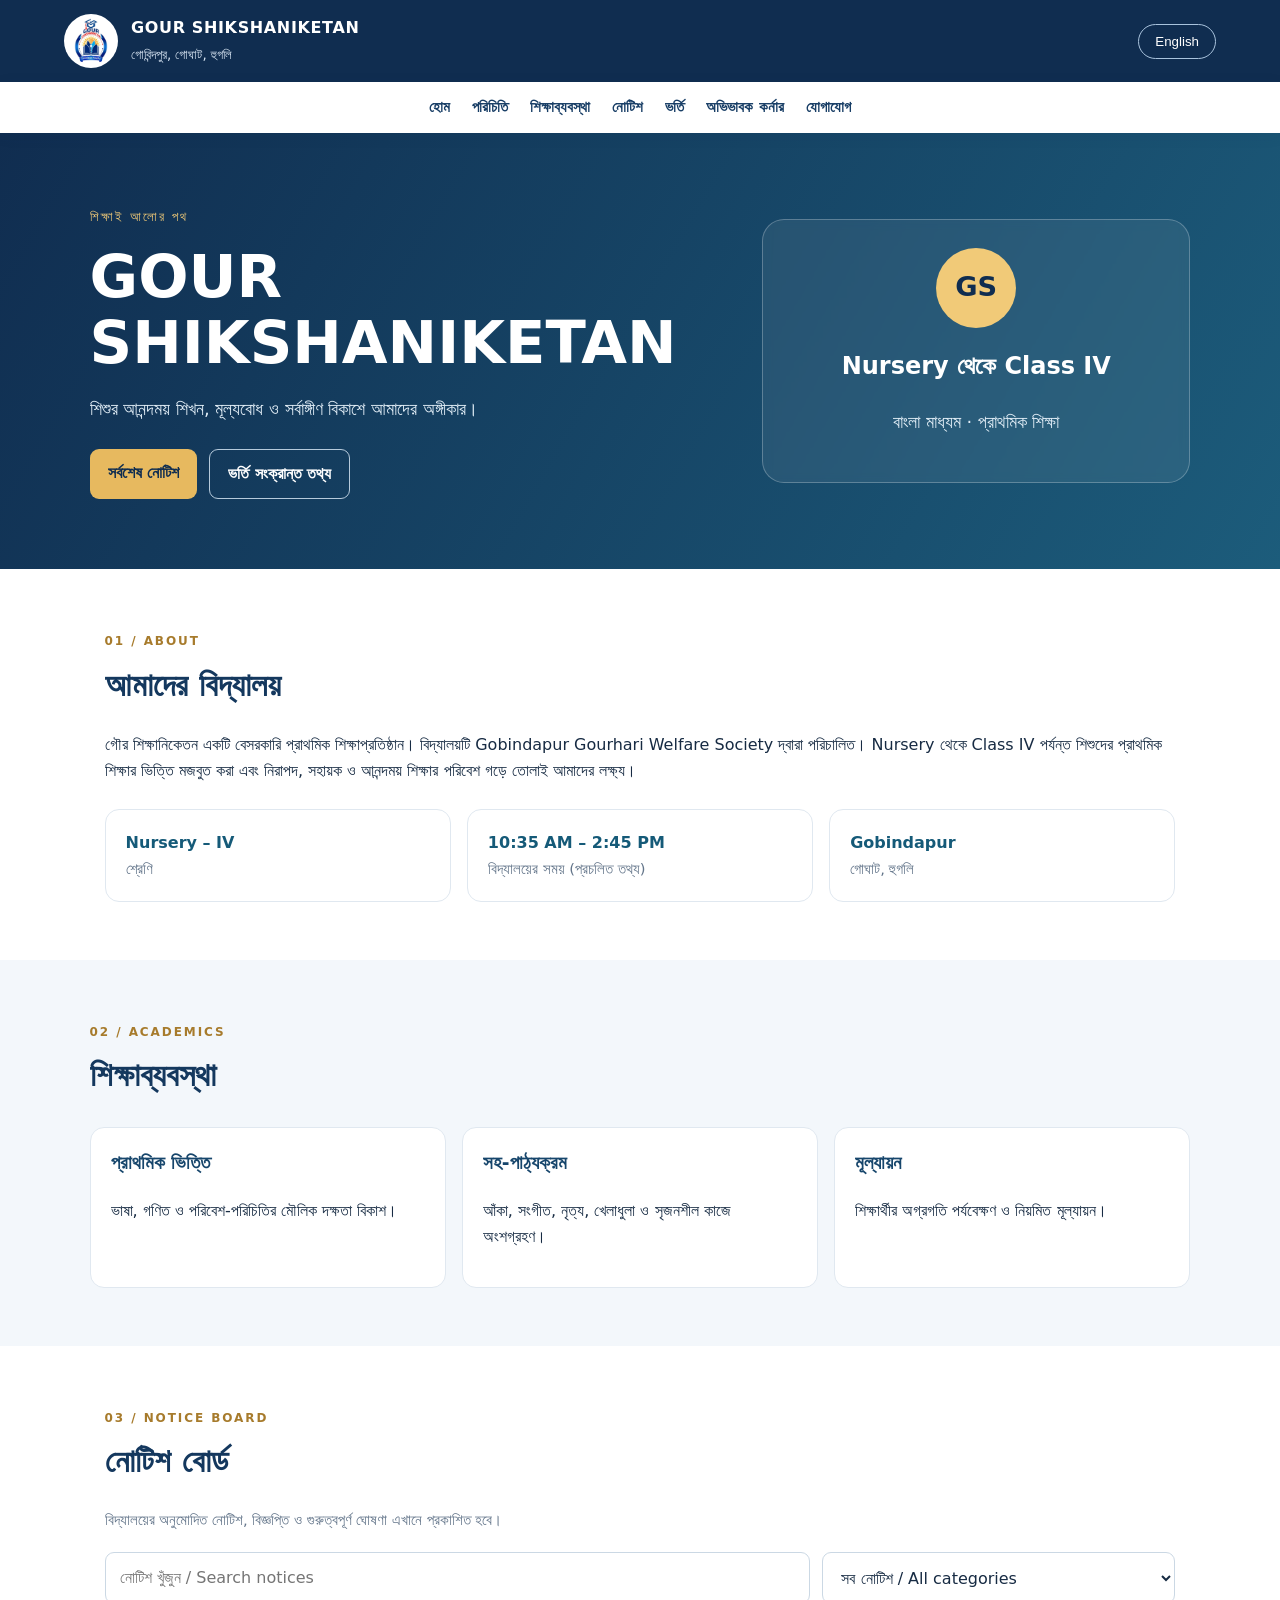
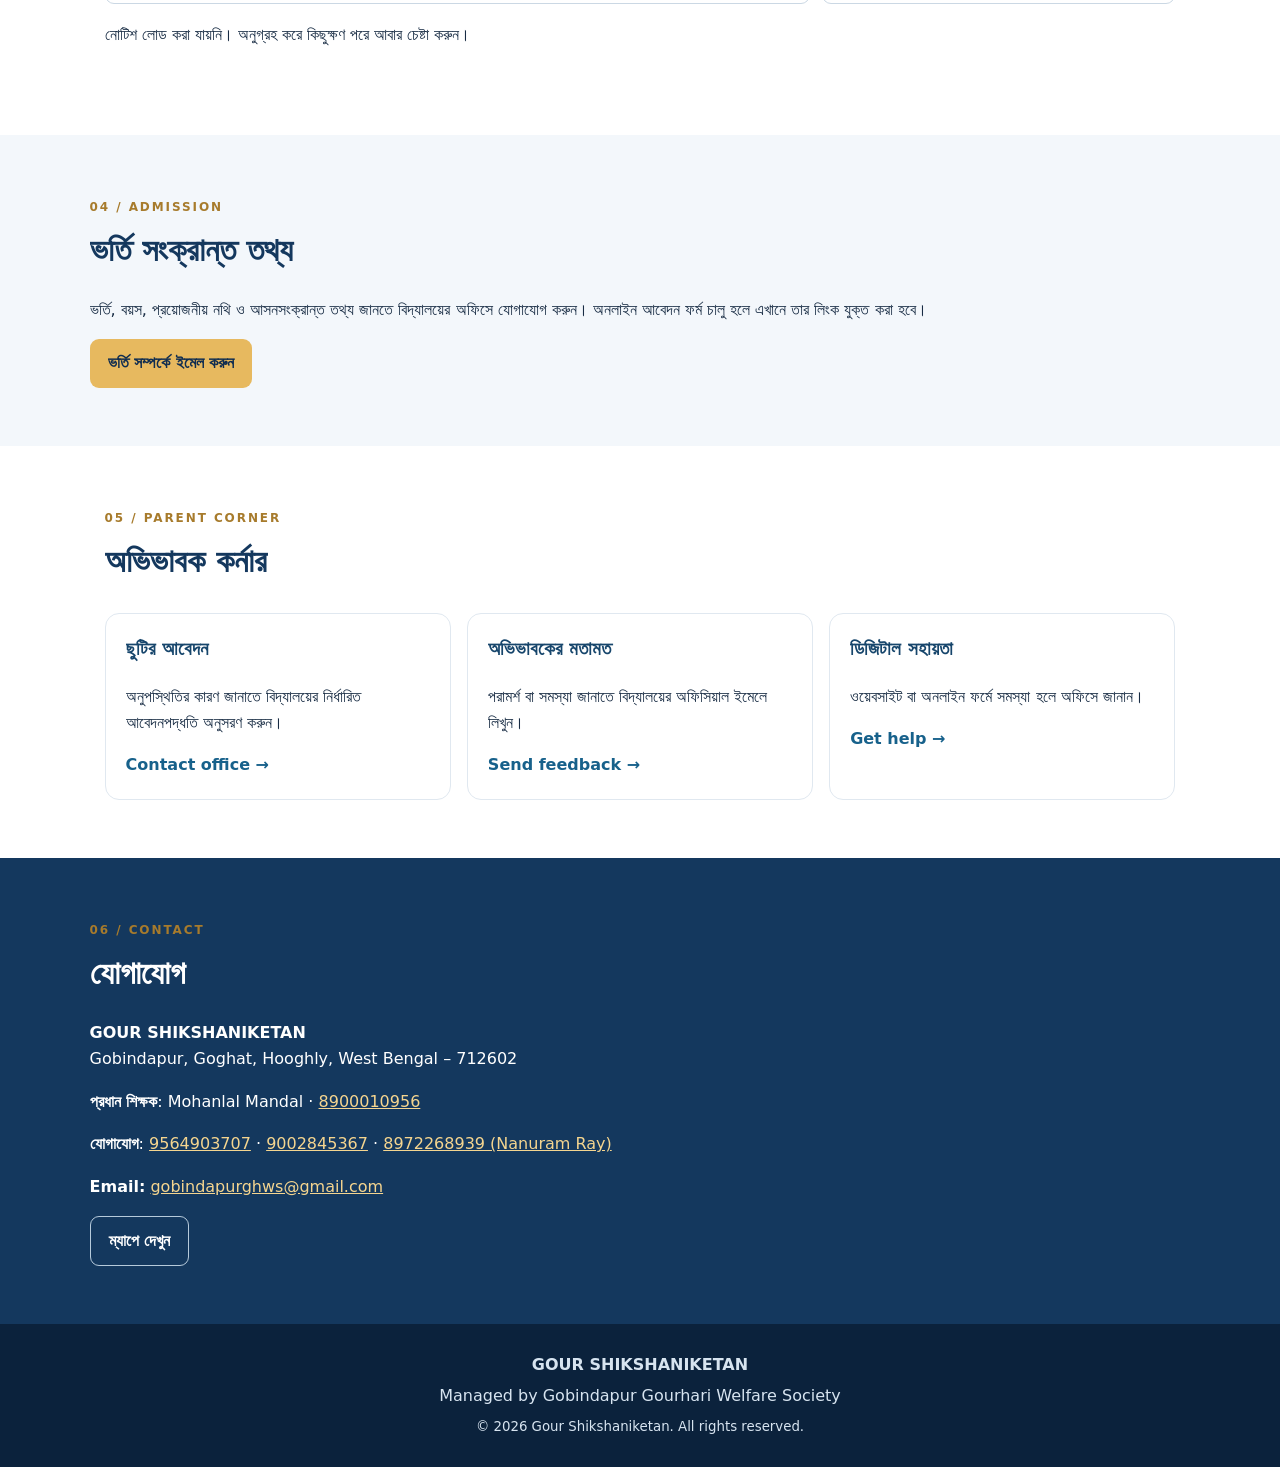
<file: index.html>
<!doctype html>
<html lang="bn">
<head>
<meta charset="utf-8"><meta name="viewport" content="width=device-width,initial-scale=1">
<meta name="description" content="Gour Shikshaniketan — Gobindapur, Goghat, Hooghly. School information, notices, admission and parent services.">
<title>Gour Shikshaniketan | Official Website</title>
<link rel="stylesheet" href="style.css">
</head>
<body>
<header class="top">
  <div class="brand">
    <img src="school-logo.jpg" alt="Gour Shikshaniketan logo">
    <div><strong>GOUR SHIKSHANIKETAN</strong><small data-bn="গোবিন্দপুর, গোঘাট, হুগলি" data-en="Gobindapur, Goghat, Hooghly">গোবিন্দপুর, গোঘাট, হুগলি</small></div>
  </div>
  <button id="langBtn" class="lang" type="button">English</button>
</header>
<nav class="nav">
 <a href="#home" data-bn="হোম" data-en="Home">হোম</a><a href="#about" data-bn="পরিচিতি" data-en="About">পরিচিতি</a>
 <a href="#academics" data-bn="শিক্ষাব্যবস্থা" data-en="Academics">শিক্ষাব্যবস্থা</a><a href="#notices" data-bn="নোটিশ" data-en="Notices">নোটিশ</a>
 <a href="#admission" data-bn="ভর্তি" data-en="Admission">ভর্তি</a><a href="#parents" data-bn="অভিভাবক কর্নার" data-en="Parent Corner">অভিভাবক কর্নার</a><a href="#contact" data-bn="যোগাযোগ" data-en="Contact">যোগাযোগ</a>
</nav>
<main>
<section id="home" class="hero">
 <div class="hero-copy"><span class="eyebrow" data-bn="শিক্ষাই আলোর পথ" data-en="Education lights the way">শিক্ষাই আলোর পথ</span>
 <h1 data-bn="GOUR SHIKSHANIKETAN" data-en="GOUR SHIKSHANIKETAN">GOUR SHIKSHANIKETAN</h1>
 <p data-bn="শিশুর আনন্দময় শিখন, মূল্যবোধ ও সর্বাঙ্গীণ বিকাশে আমাদের অঙ্গীকার।" data-en="Committed to joyful learning, strong values and the all-round development of every child.">শিশুর আনন্দময় শিখন, মূল্যবোধ ও সর্বাঙ্গীণ বিকাশে আমাদের অঙ্গীকার।</p>
 <div class="actions"><a class="btn primary" href="#notices" data-bn="সর্বশেষ নোটিশ" data-en="Latest Notices">সর্বশেষ নোটিশ</a><a class="btn light" href="#admission" data-bn="ভর্তি সংক্রান্ত তথ্য" data-en="Admission Information">ভর্তি সংক্রান্ত তথ্য</a></div></div>
 <div class="hero-card"><div class="round">GS</div><h2 data-bn="Nursery থেকে Class IV" data-en="Nursery to Class IV">Nursery থেকে Class IV</h2><p data-bn="বাংলা মাধ্যম · প্রাথমিক শিক্ষা" data-en="Bengali Medium · Primary Education">বাংলা মাধ্যম · প্রাথমিক শিক্ষা</p></div>
</section>
<section id="about" class="section"><div class="section-head"><span>01 / ABOUT</span><h2 data-bn="আমাদের বিদ্যালয়" data-en="About Our School">আমাদের বিদ্যালয়</h2></div>
<p data-bn="গৌর শিক্ষানিকেতন একটি বেসরকারি প্রাথমিক শিক্ষাপ্রতিষ্ঠান। বিদ্যালয়টি Gobindapur Gourhari Welfare Society দ্বারা পরিচালিত। Nursery থেকে Class IV পর্যন্ত শিশুদের প্রাথমিক শিক্ষার ভিত্তি মজবুত করা এবং নিরাপদ, সহায়ক ও আনন্দময় শিক্ষার পরিবেশ গড়ে তোলাই আমাদের লক্ষ্য।"
data-en="Gour Shikshaniketan is a private unaided primary school managed by Gobindapur Gourhari Welfare Society. The school serves Nursery to Class IV, with a focus on foundational learning and a safe, supportive and joyful learning environment.">গৌর শিক্ষানিকেতন একটি বেসরকারি প্রাথমিক শিক্ষাপ্রতিষ্ঠান। বিদ্যালয়টি Gobindapur Gourhari Welfare Society দ্বারা পরিচালিত। Nursery থেকে Class IV পর্যন্ত শিশুদের প্রাথমিক শিক্ষার ভিত্তি মজবুত করা এবং নিরাপদ, সহায়ক ও আনন্দময় শিক্ষার পরিবেশ গড়ে তোলাই আমাদের লক্ষ্য।</p>
<div class="facts"><div><b>Nursery – IV</b><span data-bn="শ্রেণি" data-en="Classes">শ্রেণি</span></div><div><b>10:35 AM – 2:45 PM</b><span data-bn="বিদ্যালয়ের সময় (প্রচলিত তথ্য)" data-en="School hours (published profile)">বিদ্যালয়ের সময় (প্রচলিত তথ্য)</span></div><div><b>Gobindapur</b><span data-bn="গোঘাট, হুগলি" data-en="Goghat, Hooghly">গোঘাট, হুগলি</span></div></div>
</section>
<section id="academics" class="section tinted"><div class="section-head"><span>02 / ACADEMICS</span><h2 data-bn="শিক্ষাব্যবস্থা" data-en="Academics">শিক্ষাব্যবস্থা</h2></div>
<div class="cards"><article><h3 data-bn="প্রাথমিক ভিত্তি" data-en="Foundational Learning">প্রাথমিক ভিত্তি</h3><p data-bn="ভাষা, গণিত ও পরিবেশ-পরিচিতির মৌলিক দক্ষতা বিকাশ।" data-en="Building core skills in language, mathematics and environmental awareness.">ভাষা, গণিত ও পরিবেশ-পরিচিতির মৌলিক দক্ষতা বিকাশ।</p></article>
<article><h3 data-bn="সহ-পাঠ্যক্রম" data-en="Co-curricular Activities">সহ-পাঠ্যক্রম</h3><p data-bn="আঁকা, সংগীত, নৃত্য, খেলাধুলা ও সৃজনশীল কাজে অংশগ্রহণ।" data-en="Opportunities in art, music, dance, sports and creative activities.">আঁকা, সংগীত, নৃত্য, খেলাধুলা ও সৃজনশীল কাজে অংশগ্রহণ।</p></article>
<article><h3 data-bn="মূল্যায়ন" data-en="Assessment">মূল্যায়ন</h3><p data-bn="শিক্ষার্থীর অগ্রগতি পর্যবেক্ষণ ও নিয়মিত মূল্যায়ন।" data-en="Regular assessment and monitoring of each learner's progress.">শিক্ষার্থীর অগ্রগতি পর্যবেক্ষণ ও নিয়মিত মূল্যায়ন।</p></article></div>
</section>
<section id="notices" class="section"><div class="section-head"><span>03 / NOTICE BOARD</span><h2 data-bn="নোটিশ বোর্ড" data-en="Notice Board">নোটিশ বোর্ড</h2></div>
<p class="muted" data-bn="বিদ্যালয়ের অনুমোদিত নোটিশ, বিজ্ঞপ্তি ও গুরুত্বপূর্ণ ঘোষণা এখানে প্রকাশিত হবে।" data-en="Official school notices, announcements and important updates are published here.">বিদ্যালয়ের অনুমোদিত নোটিশ, বিজ্ঞপ্তি ও গুরুত্বপূর্ণ ঘোষণা এখানে প্রকাশিত হবে।</p>
<div class="notice-tools">
  <input id="noticeSearch" type="search" placeholder="নোটিশ খুঁজুন / Search notices" aria-label="Search notices">
  <select id="noticeCategory" aria-label="Filter notices">
    <option value="all">সব নোটিশ / All categories</option><option value="general">সাধারণ / General</option><option value="exam">পরীক্ষা / Examination</option><option value="holiday">ছুটি / Holiday</option><option value="admission">ভর্তি / Admission</option><option value="event">অনুষ্ঠান / Event</option>
  </select>
</div>
<div id="noticeCount" class="notice-count" aria-live="polite"></div>
<div id="noticeList" class="notice-list"><p>নোটিশ লোড হচ্ছে…</p></div>
<div id="noticeArchive" class="notice-archive"></div>
</section>
<section id="admission" class="section tinted"><div class="section-head"><span>04 / ADMISSION</span><h2 data-bn="ভর্তি সংক্রান্ত তথ্য" data-en="Admission Information">ভর্তি সংক্রান্ত তথ্য</h2></div>
<p data-bn="ভর্তি, বয়স, প্রয়োজনীয় নথি ও আসনসংক্রান্ত তথ্য জানতে বিদ্যালয়ের অফিসে যোগাযোগ করুন। অনলাইন আবেদন ফর্ম চালু হলে এখানে তার লিংক যুক্ত করা হবে।" data-en="For admission, age criteria, required documents and seat availability, contact the school office. The online application link will be added here when activated.">ভর্তি, বয়স, প্রয়োজনীয় নথি ও আসনসংক্রান্ত তথ্য জানতে বিদ্যালয়ের অফিসে যোগাযোগ করুন। অনলাইন আবেদন ফর্ম চালু হলে এখানে তার লিংক যুক্ত করা হবে।</p>
<a class="btn primary" id="admissionLink" href="mailto:gobindapurghws@gmail.com?subject=Admission%20Enquiry" data-bn="ভর্তি সম্পর্কে ইমেল করুন" data-en="Email an Admission Enquiry">ভর্তি সম্পর্কে ইমেল করুন</a>
</section>
<section id="parents" class="section"><div class="section-head"><span>05 / PARENT CORNER</span><h2 data-bn="অভিভাবক কর্নার" data-en="Parent Corner">অভিভাবক কর্নার</h2></div>
<div class="cards"><article><h3 data-bn="ছুটির আবেদন" data-en="Leave Application">ছুটির আবেদন</h3><p data-bn="অনুপস্থিতির কারণ জানাতে বিদ্যালয়ের নির্ধারিত আবেদনপদ্ধতি অনুসরণ করুন।" data-en="Use the school's designated process to report a student's absence.">অনুপস্থিতির কারণ জানাতে বিদ্যালয়ের নির্ধারিত আবেদনপদ্ধতি অনুসরণ করুন।</p><a class="text-link" href="mailto:gobindapurghws@gmail.com?subject=Student%20Leave">Contact office →</a></article>
<article><h3 data-bn="অভিভাবকের মতামত" data-en="Parent Feedback">অভিভাবকের মতামত</h3><p data-bn="পরামর্শ বা সমস্যা জানাতে বিদ্যালয়ের অফিসিয়াল ইমেলে লিখুন।" data-en="Share suggestions or concerns through the official school email.">পরামর্শ বা সমস্যা জানাতে বিদ্যালয়ের অফিসিয়াল ইমেলে লিখুন।</p><a class="text-link" href="mailto:gobindapurghws@gmail.com?subject=Parent%20Feedback">Send feedback →</a></article>
<article><h3 data-bn="ডিজিটাল সহায়তা" data-en="Digital Help">ডিজিটাল সহায়তা</h3><p data-bn="ওয়েবসাইট বা অনলাইন ফর্মে সমস্যা হলে অফিসে জানান।" data-en="Contact the office if you face issues with the website or online forms.">ওয়েবসাইট বা অনলাইন ফর্মে সমস্যা হলে অফিসে জানান।</p><a class="text-link" href="mailto:gobindapurghws@gmail.com">Get help →</a></article></div>
</section>
<section id="contact" class="section contact"><div class="section-head"><span>06 / CONTACT</span><h2 data-bn="যোগাযোগ" data-en="Contact">যোগাযোগ</h2></div>
<p><b>GOUR SHIKSHANIKETAN</b><br>Gobindapur, Goghat, Hooghly, West Bengal – 712602</p>
<p><b data-bn="প্রধান শিক্ষক" data-en="Head Teacher">প্রধান শিক্ষক</b>: Mohanlal Mandal · <a href="tel:8900010956">8900010956</a></p>
<p><b data-bn="যোগাযোগ" data-en="School Contact">যোগাযোগ</b>: <a href="tel:9564903707">9564903707</a> · <a href="tel:9002845367">9002845367</a> · <a href="tel:8972268939">8972268939 (Nanuram Ray)</a></p>
<p><b>Email:</b> <a href="mailto:gobindapurghws@gmail.com">gobindapurghws@gmail.com</a></p>
<a class="btn light" href="https://www.google.com/maps/search/?api=1&query=Gour+Shikshaniketan+Gobindapur+Goghat+Hooghly" target="_blank" rel="noopener" data-bn="ম্যাপে দেখুন" data-en="View on Map">ম্যাপে দেখুন</a>
</section>
</main>
<footer><strong>GOUR SHIKSHANIKETAN</strong><p>Managed by Gobindapur Gourhari Welfare Society</p><small>© <span id="year"></span> Gour Shikshaniketan. All rights reserved.</small></footer>
<script src="backend-config.js"></script>
<script src="script.js"></script>
</body></html>
</file>
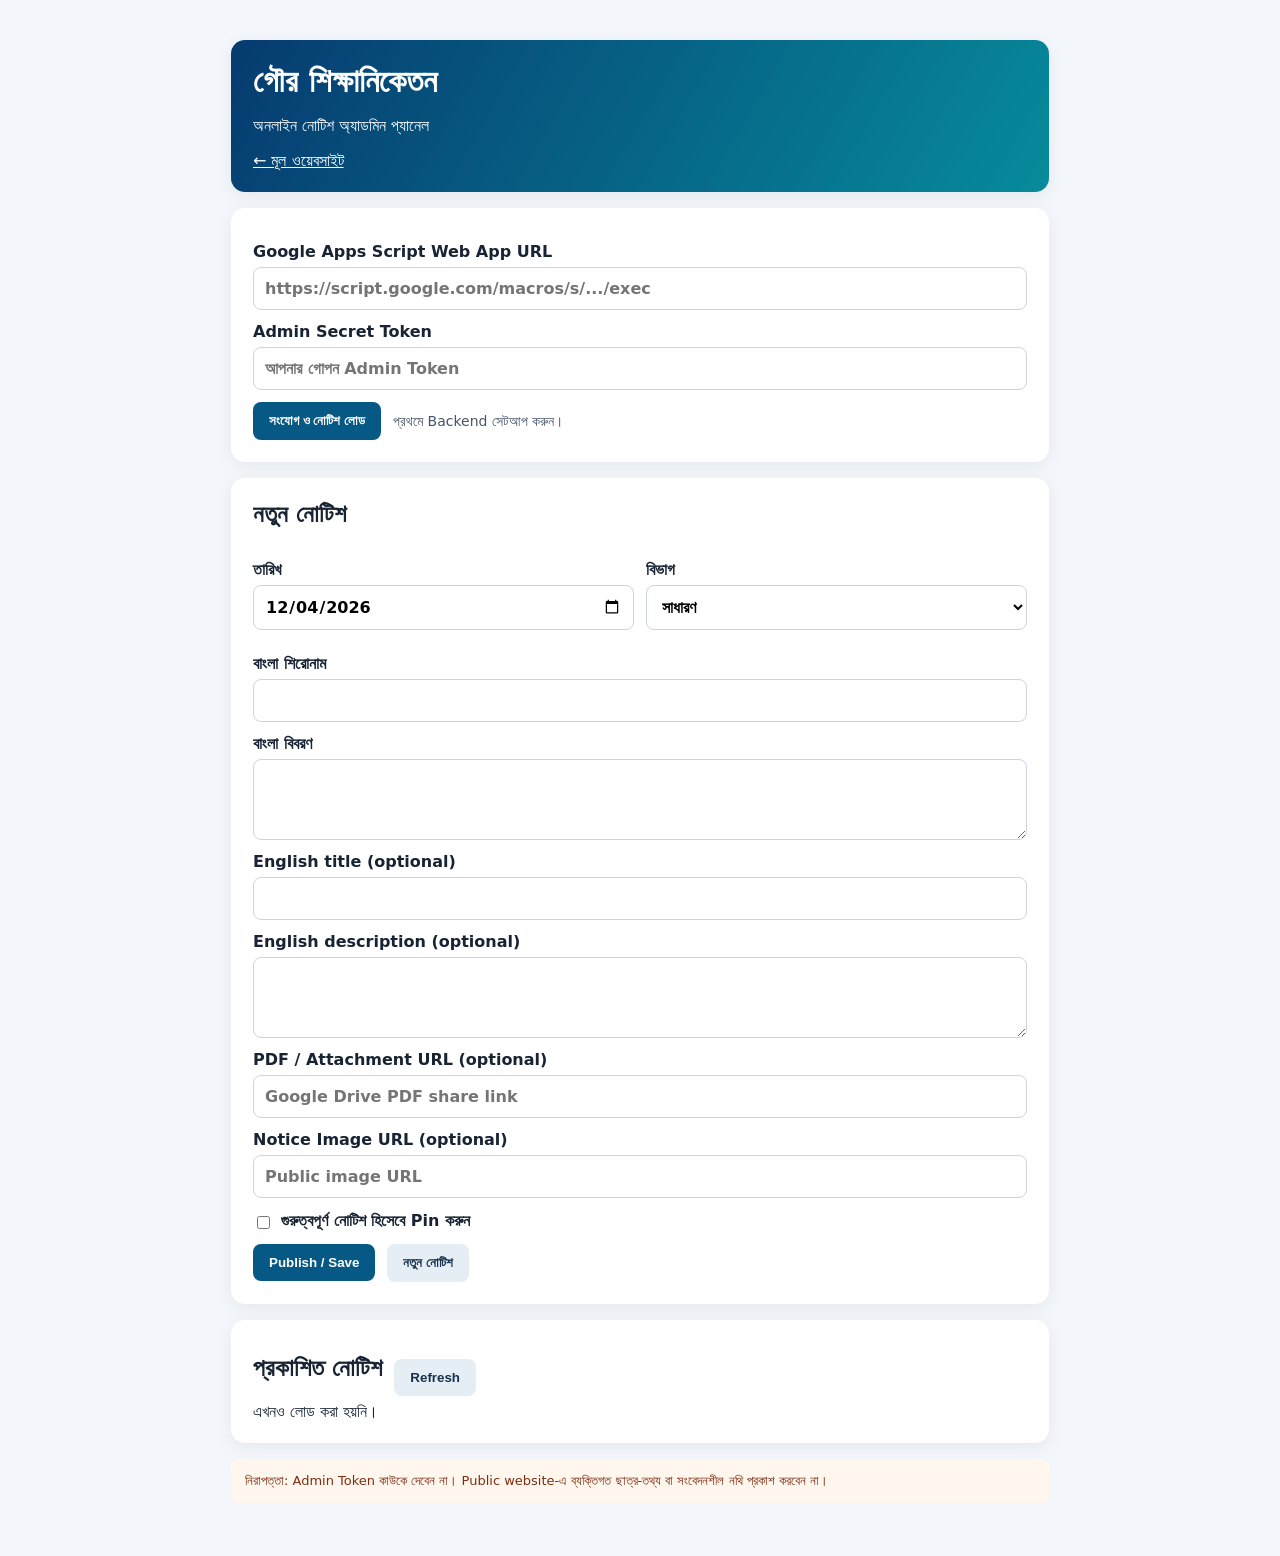
<file: admin.html>
<!doctype html><html lang="bn"><head><meta charset="utf-8"><meta name="viewport" content="width=device-width,initial-scale=1"><title>Gour Shikshaniketan — Notice Admin</title><link rel="stylesheet" href="admin.css"></head><body><main><header><h1>গৌর শিক্ষানিকেতন</h1><p>অনলাইন নোটিশ অ্যাডমিন প্যানেল</p><a href="./">← মূল ওয়েবসাইট</a></header><section class="panel"><label>Google Apps Script Web App URL<input id="api" placeholder="https://script.google.com/macros/s/.../exec"></label><label>Admin Secret Token<input id="token" type="password" autocomplete="off" placeholder="আপনার গোপন Admin Token"></label><div class="actions"><button id="connect">সংযোগ ও নোটিশ লোড</button><span id="status">প্রথমে Backend সেটআপ করুন।</span></div></section><section class="panel"><h2 id="formHeading">নতুন নোটিশ</h2><form id="noticeForm"><input type="hidden" id="editId"><div class="grid"><label>তারিখ<input id="date" type="date" required></label><label>বিভাগ<select id="category"><option value="general">সাধারণ</option><option value="exam">পরীক্ষা</option><option value="holiday">ছুটি</option><option value="admission">ভর্তি</option><option value="event">অনুষ্ঠান</option></select></label></div><label>বাংলা শিরোনাম<input id="title_bn" required></label><label>বাংলা বিবরণ<textarea id="body_bn" required rows="3"></textarea></label><label>English title (optional)<input id="title_en"></label><label>English description (optional)<textarea id="body_en" rows="3"></textarea></label><label>PDF / Attachment URL (optional)<input id="file" type="url" placeholder="Google Drive PDF share link"></label><label>Notice Image URL (optional)<input id="image" type="url" placeholder="Public image URL"></label><label class="check"><input id="pinned" type="checkbox"> গুরুত্বপূর্ণ নোটিশ হিসেবে Pin করুন</label><div class="actions"><button type="button" id="publishBtn">Publish / Save</button><button type="button" class="secondary" id="reset">নতুন নোটিশ</button></div></form></section><section class="panel"><div class="actions"><h2>প্রকাশিত নোটিশ</h2><button id="refresh" class="secondary">Refresh</button></div><div id="list">এখনও লোড করা হয়নি।</div></section><p class="warning">নিরাপত্তা: Admin Token কাউকে দেবেন না। Public website-এ ব্যক্তিগত ছাত্র-তথ্য বা সংবেদনশীল নথি প্রকাশ করবেন না।</p></main><iframe name="gasResult" id="gasResult" hidden></iframe><script src="admin.js"></script></body></html>
</file>
<file: style.css>
*{box-sizing:border-box}html{scroll-behavior:smooth}body{margin:0;font-family:system-ui,-apple-system,"Noto Sans Bengali",sans-serif;color:#172b43;background:#fff;line-height:1.65}.top{display:flex;align-items:center;justify-content:space-between;padding:14px max(5vw,20px);background:#102d50;color:#fff}.brand{display:flex;align-items:center;gap:13px}.brand img{width:54px;height:54px;object-fit:contain;background:#fff;border-radius:50%;padding:4px}.brand strong{display:block;letter-spacing:.04em}.brand small{color:#d8e5f3}.lang{border:1px solid #a9c3dd;border-radius:24px;background:transparent;color:white;padding:9px 16px;cursor:pointer}.nav{display:flex;gap:22px;justify-content:center;flex-wrap:wrap;padding:13px 15px;background:#fff;box-shadow:0 3px 15px #102d5010;position:sticky;top:0;z-index:5}.nav a{color:#173d65;text-decoration:none;font-size:.93rem;font-weight:650}.hero{padding:70px max(7vw,22px);background:linear-gradient(120deg,#102d50,#1c5c7b);color:white;display:grid;grid-template-columns:1.5fr 1fr;gap:30px;align-items:center;min-height:390px}.eyebrow{color:#f1ca78;text-transform:uppercase;letter-spacing:.16em;font-size:.8rem}.hero h1{font-size:clamp(2rem,5vw,3.7rem);line-height:1.12;margin:15px 0}.hero p{max-width:620px;color:#e1edf6;font-size:1.12rem}.hero-card{background:#ffffff12;border:1px solid #ffffff40;border-radius:22px;padding:28px;text-align:center;backdrop-filter:blur(5px)}.round{width:80px;height:80px;border-radius:50%;display:grid;place-items:center;margin:auto;background:#f1ca78;color:#102d50;font-size:1.7rem;font-weight:900}.actions{display:flex;gap:12px;flex-wrap:wrap;margin-top:25px}.btn{display:inline-block;padding:11px 18px;border-radius:9px;text-decoration:none;font-weight:700}.primary{background:#e7b95f;color:#102d50}.light{border:1px solid #b6cadb;color:inherit}.section{padding:58px max(7vw,22px);max-width:1250px;margin:auto}.tinted{max-width:none;background:#f3f7fb;padding-left:max(7vw,22px);padding-right:max(7vw,22px)}.section-head span{color:#a77b2c;font-size:.75rem;font-weight:800;letter-spacing:.16em}.section h2{font-size:2rem;margin:5px 0 20px;color:#14385e}.facts,.cards{display:grid;grid-template-columns:repeat(3,1fr);gap:16px;margin-top:25px}.facts div,.cards article{background:#fff;border:1px solid #e0e8f0;border-radius:14px;padding:20px}.facts b,.facts span{display:block}.facts b{color:#155a78}.facts span,.muted{color:#63758a;font-size:.92rem}.cards h3{margin-top:0;color:#17466c}.notice-list{display:grid;gap:12px;margin-top:18px}.notice{border:1px solid #dce6ef;border-left:4px solid #d6a84d;padding:15px 18px;border-radius:10px;background:#fff}.notice time{color:#6b7d90;font-size:.82rem}.notice h3{margin:4px 0;color:#173d65}.notice a{color:#17618b;font-weight:700}.text-link{color:#17618b;font-weight:700;text-decoration:none}.contact{background:#14385e;color:white;max-width:none}.contact h2,.contact .section-head h2{color:white}.contact a{color:#f5d58f}footer{text-align:center;background:#0b223c;color:#d7e4f0;padding:28px 15px}footer p{margin:4px}.contact .btn{color:white}@media(max-width:760px){.hero{grid-template-columns:1fr;padding-top:48px;padding-bottom:48px}.facts,.cards{grid-template-columns:1fr}.nav{gap:12px}.nav a{font-size:.82rem}.section{padding-top:42px;padding-bottom:42px}.brand strong{font-size:.9rem}}
/* Digital notice board tools */
.notice-tools{display:grid;grid-template-columns:2fr 1fr;gap:12px;margin:20px 0 8px}
.notice-tools input,.notice-tools select{width:100%;padding:12px 14px;border:1px solid #cbd8e4;border-radius:9px;background:#fff;color:#172b43;font:inherit}
.notice-count{font-size:.88rem;color:#64758a;margin:8px 0}
.notice-meta{display:flex;align-items:center;gap:10px;flex-wrap:wrap;color:#6b7d90;font-size:.82rem}
.notice-category{background:#edf4fa;color:#245579;border-radius:20px;padding:2px 10px}
.notice.pinned{border-left-color:#c58a22;background:#fffdf7}
.pinned-label{display:inline-block;margin-top:8px;color:#956316;font-size:.72rem;font-weight:800;letter-spacing:.08em}
.notice h3{margin:5px 0}
@media(max-width:600px){.notice-tools{grid-template-columns:1fr}}

/* Notice attachments and archive */
.notice-image{display:block;width:100%;max-width:560px;max-height:420px;object-fit:contain;margin:14px 0;border-radius:12px}
.notice-download{display:inline-block;margin-top:12px;padding:9px 14px;border-radius:8px;background:#174ea6;color:#fff;text-decoration:none;font-weight:600}
.notice-archive{margin-top:28px}.notice-archive>h3{margin-bottom:12px}
.archive-year{border:1px solid #d8dee8;border-radius:10px;padding:12px 16px;margin:10px 0;background:#fff}
.archive-year summary{cursor:pointer;font-weight:700}.archive-year .notice{margin-top:12px}
</file>
<file: admin.css>
*{box-sizing:border-box}body{margin:0;background:#f3f6fa;color:#182334;font-family:system-ui,"Noto Sans Bengali",sans-serif}main{max-width:850px;margin:24px auto;padding:16px}header,.panel{background:white;border-radius:14px;padding:22px;margin-bottom:16px;box-shadow:0 4px 18px #13243a10}header{background:linear-gradient(120deg,#063b70,#078b9b);color:white}header h1{margin:0}header a{color:white}.panel h2{margin-top:0}label{display:block;font-weight:600;margin:12px 0}input,select,textarea{display:block;width:100%;padding:11px;border:1px solid #cbd5e1;border-radius:8px;margin-top:6px;font:inherit;background:white}.grid{display:grid;grid-template-columns:1fr 1fr;gap:12px}.check{display:flex;align-items:center;gap:8px}.check input{width:auto}button{border:0;border-radius:8px;padding:11px 16px;background:#075985;color:white;font-weight:700;cursor:pointer}.secondary{background:#e5edf5;color:#17324d}.actions{display:flex;align-items:center;gap:12px;flex-wrap:wrap;margin-top:12px}#status{font-size:14px;color:#475569}.notice{border:1px solid #dbe3ec;border-left:4px solid #0e7490;border-radius:8px;padding:12px;margin:10px 0}.notice button{margin:5px 5px 0 0}.warning{font-size:13px;color:#7c2d12;background:#fff7ed;padding:14px;border-radius:8px}@media(max-width:600px){.grid{grid-template-columns:1fr}main{padding:10px}}
</file>
